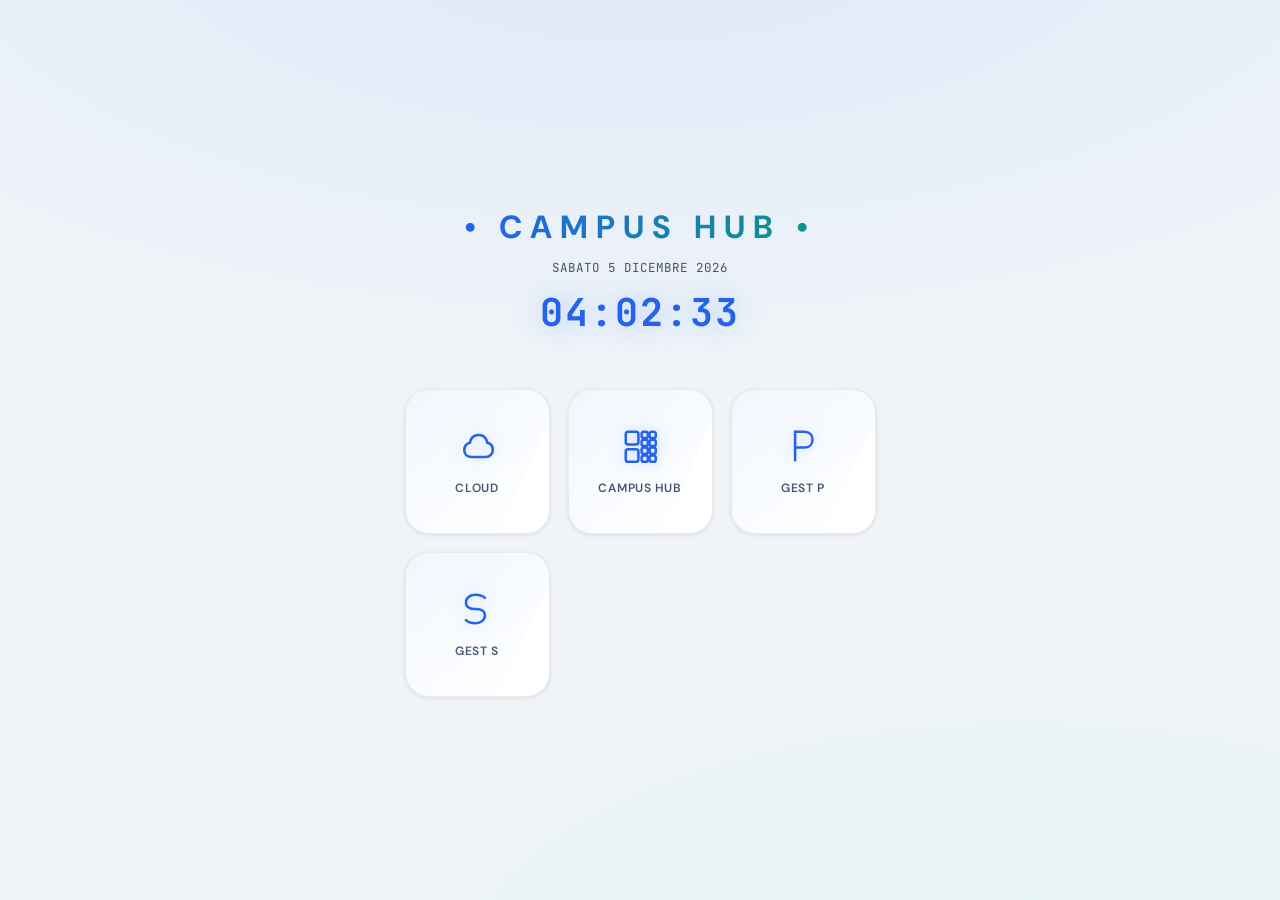
<file: index.html>
<!DOCTYPE html>
<html lang="it">
<head>
<meta charset="UTF-8">
<meta name="viewport" content="width=device-width, initial-scale=1.0">
<title>Campus Hub</title>
<link rel="stylesheet" href="css/campus-theme.css">
<style>
/* ─── INDEX-SPECIFIC ─────────────────────────────────────────── */
body {
    display: flex;
    flex-direction: column;
    align-items: center;
    justify-content: center;
    min-height: 100vh;
    padding: 24px;
    background: var(--bg);
    background-image:
        radial-gradient(ellipse 80% 50% at 50% -10%, rgba(79,142,247,0.12), transparent),
        radial-gradient(ellipse 60% 40% at 80% 110%, rgba(56,217,169,0.07), transparent);
}

/* Header */
.header-container {
    text-align: center;
    margin-bottom: 48px;
}

h1 {
    font-size: 2rem;
    letter-spacing: 0.25em;
    text-transform: uppercase;
    background: linear-gradient(90deg, var(--accent), var(--accent-2));
    -webkit-background-clip: text;
    -webkit-text-fill-color: transparent;
    background-clip: text;
    margin-bottom: 8px;
}

#todayDate {
    font-size: 0.78rem;
    text-transform: uppercase;
    letter-spacing: 0.08em;
    color: var(--text-2);
    margin-bottom: 6px;
    font-family: var(--font-mono);
}

#digitalClock {
    font-size: 2.4rem;
    font-weight: 700;
    font-family: var(--font-mono);
    color: var(--accent);
    letter-spacing: 0.05em;
    text-shadow: 0 0 30px rgba(79,142,247,0.45);
    margin-bottom: 0;
}

/* Grid */
.links-grid {
    display: grid;
    grid-template-columns: repeat(3, 145px);
    gap: 18px;
}

/* Card */
.link-card {
    background: var(--surface);
    border: 1px solid var(--border);
    border-radius: var(--radius-xl);
    height: 145px;
    width: 145px;
    text-decoration: none;
    display: flex;
    flex-direction: column;
    align-items: center;
    justify-content: center;
    gap: 14px;
    box-shadow: var(--shadow-sm);
    transition: all 0.35s cubic-bezier(.25,.8,.25,1);
    position: relative;
    overflow: hidden;
}

/* Shimmer effect */
.link-card::before {
    content: "";
    position: absolute;
    width: 200%;
    height: 200%;
    background: linear-gradient(120deg, transparent, rgba(79,142,247,0.08), transparent);
    transform: rotate(25deg);
    top: -100%;
    left: -100%;
    transition: 0.6s;
}

.link-card:hover::before { top: 100%; left: 100%; }

/* Accent border bottom */
.link-card::after {
    content: "";
    position: absolute;
    bottom: 0;
    left: 10%;
    width: 80%;
    height: 2px;
    background: linear-gradient(90deg, transparent, var(--accent), var(--accent-2), transparent);
    opacity: 0;
    transition: opacity 0.3s;
}

.link-card:hover::after { opacity: 1; }

.link-card svg {
    width: 38px;
    height: 38px;
    stroke: var(--accent);
    stroke-width: 1.6;
    fill: none;
    transition: all 0.3s;
    filter: drop-shadow(0 0 8px rgba(79,142,247,0.3));
}

.link-card span {
    font-size: 12px;
    font-weight: 600;
    color: var(--text-2);
    letter-spacing: 0.06em;
    text-transform: uppercase;
    transition: color 0.2s;
}

.link-card:hover {
    transform: translateY(-8px) scale(1.04);
    box-shadow: var(--shadow-lg);
    border-color: var(--border-2);
    background: var(--surface-2);
}

.link-card:hover svg {
    stroke: var(--accent-2);
    filter: drop-shadow(0 0 12px rgba(56,217,169,0.45));
}

.link-card:hover span { color: var(--text); }

.link-card:active { transform: scale(0.97); }

@media (max-width: 520px) {
    .links-grid { grid-template-columns: repeat(2, 145px); }
    h1 { font-size: 1.4rem; }
    #digitalClock { font-size: 1.8rem; }
}

/* ─── LIGHT MODE (mobile con sistema chiaro) ────────────────── */
@media (max-width: 768px) and (prefers-color-scheme: light) {
    body {
        background: var(--bg);
        background-image:
            radial-gradient(ellipse 80% 50% at 50% -10%, rgba(37,99,235,0.08), transparent),
            radial-gradient(ellipse 60% 40% at 80% 110%, rgba(13,148,136,0.05), transparent);
    }
    h1 {
        background: linear-gradient(90deg, var(--header-grad-start), var(--header-grad-end));
        -webkit-background-clip: text; -webkit-text-fill-color: transparent; background-clip: text;
    }
    #digitalClock { color: var(--accent); text-shadow: 0 0 20px rgba(37,99,235,0.25); }
    .link-card { background: var(--surface); border-color: var(--border); box-shadow: var(--shadow-sm); }
    .link-card svg { stroke: var(--accent); filter: none; }
    .link-card span { color: var(--text-2); }
    .link-card:hover { background: var(--surface-2); border-color: var(--border-2); box-shadow: var(--shadow); }
    .link-card:hover svg { stroke: var(--accent-2); filter: none; }
    .link-card:hover span { color: var(--text); }
}
</style>
</head>
<body>

<div class="header-container">
    <h1>• Campus Hub •</h1>
    <div id="todayDate">Caricamento...</div>
    <div id="digitalClock">00:00:00</div>
</div>

<div class="links-grid">

    <a href="roomcloud.html" class="link-card">
        <svg viewBox="0 0 24 24"><path d="M17.5 19H9C7 19 4 18 4 14.5C4 11 7 10 7.5 10C8 7 10 5 13 5C16 5 18 7 18.5 10C21 10.5 22 12.5 22 14.5C22 17 20 19 17.5 19Z"/></svg>
        <span>Cloud</span>
    </a>
 <a href="campus_hub.html" class="link-card">
   <svg viewBox="0 0 24 24">
       <rect x="3" y="3" width="8" height="8" rx="1.5"/>
       <rect x="3" y="14" width="8" height="8" rx="1.5"/>
       <rect x="13" y="3" width="4" height="4" rx="1.5"/>
       <rect x="13" y="8" width="4" height="4" rx="1.5"/>
       <rect x="13" y="13" width="4" height="4" rx="1.5"/>
       <rect x="13" y="18" width="4" height="4" rx="1.5"/>
       <rect x="18" y="3" width="4" height="4" rx="1.5"/>
       <rect x="18" y="8" width="4" height="4" rx="1.5"/>
       <rect x="18" y="13" width="4" height="4" rx="1.5"/>
       <rect x="18" y="18" width="4" height="4" rx="1.5"/>
  </svg>
    <span>campus hub</span>
    </a>
    
   <a href="Gestione_Permessi.html" class="link-card">
        <svg viewBox="0 0 24 24" fill="none" stroke="currentColor" stroke-width="2" stroke-linecap="round" stroke-linejoin="round">
  <path d="M7 21V3"/>
  <path d="M7 3H13C16 3 18 5 18 8S16 13 13 13H7"/>
</svg><span>Gest P</span>
    </a>
    
     <a href="Gestione_Studenti.html" class="link-card">
        <svg viewBox="0 0 24 24" fill="none" stroke="currentColor" stroke-width="2" stroke-linecap="round" stroke-linejoin="round">
  <path d="M17 5C15.5 3.5 13.5 3 11 3C7.5 3 5 5 5 8C5 10.5 7 12 11 12C15 12 17 13.5 17 16C17 19 14.5 21 11 21C8.5 21 6.5 20.5 5 19"/>
</svg><span>Gest S</span>
    </a>
   
    
</div>

<script>
function updateDateTime() {
    const now = new Date();
    const options = { weekday: 'long', day: 'numeric', month: 'long', year: 'numeric' };
    document.getElementById('todayDate').textContent = now.toLocaleDateString('it-IT', options);
    const h = String(now.getHours()).padStart(2,'0');
    const m = String(now.getMinutes()).padStart(2,'0');
    const s = String(now.getSeconds()).padStart(2,'0');
    document.getElementById('digitalClock').textContent = `${h}:${m}:${s}`;
}
setInterval(updateDateTime, 1000);
updateDateTime();
</script>
</body>
</html>
</file>
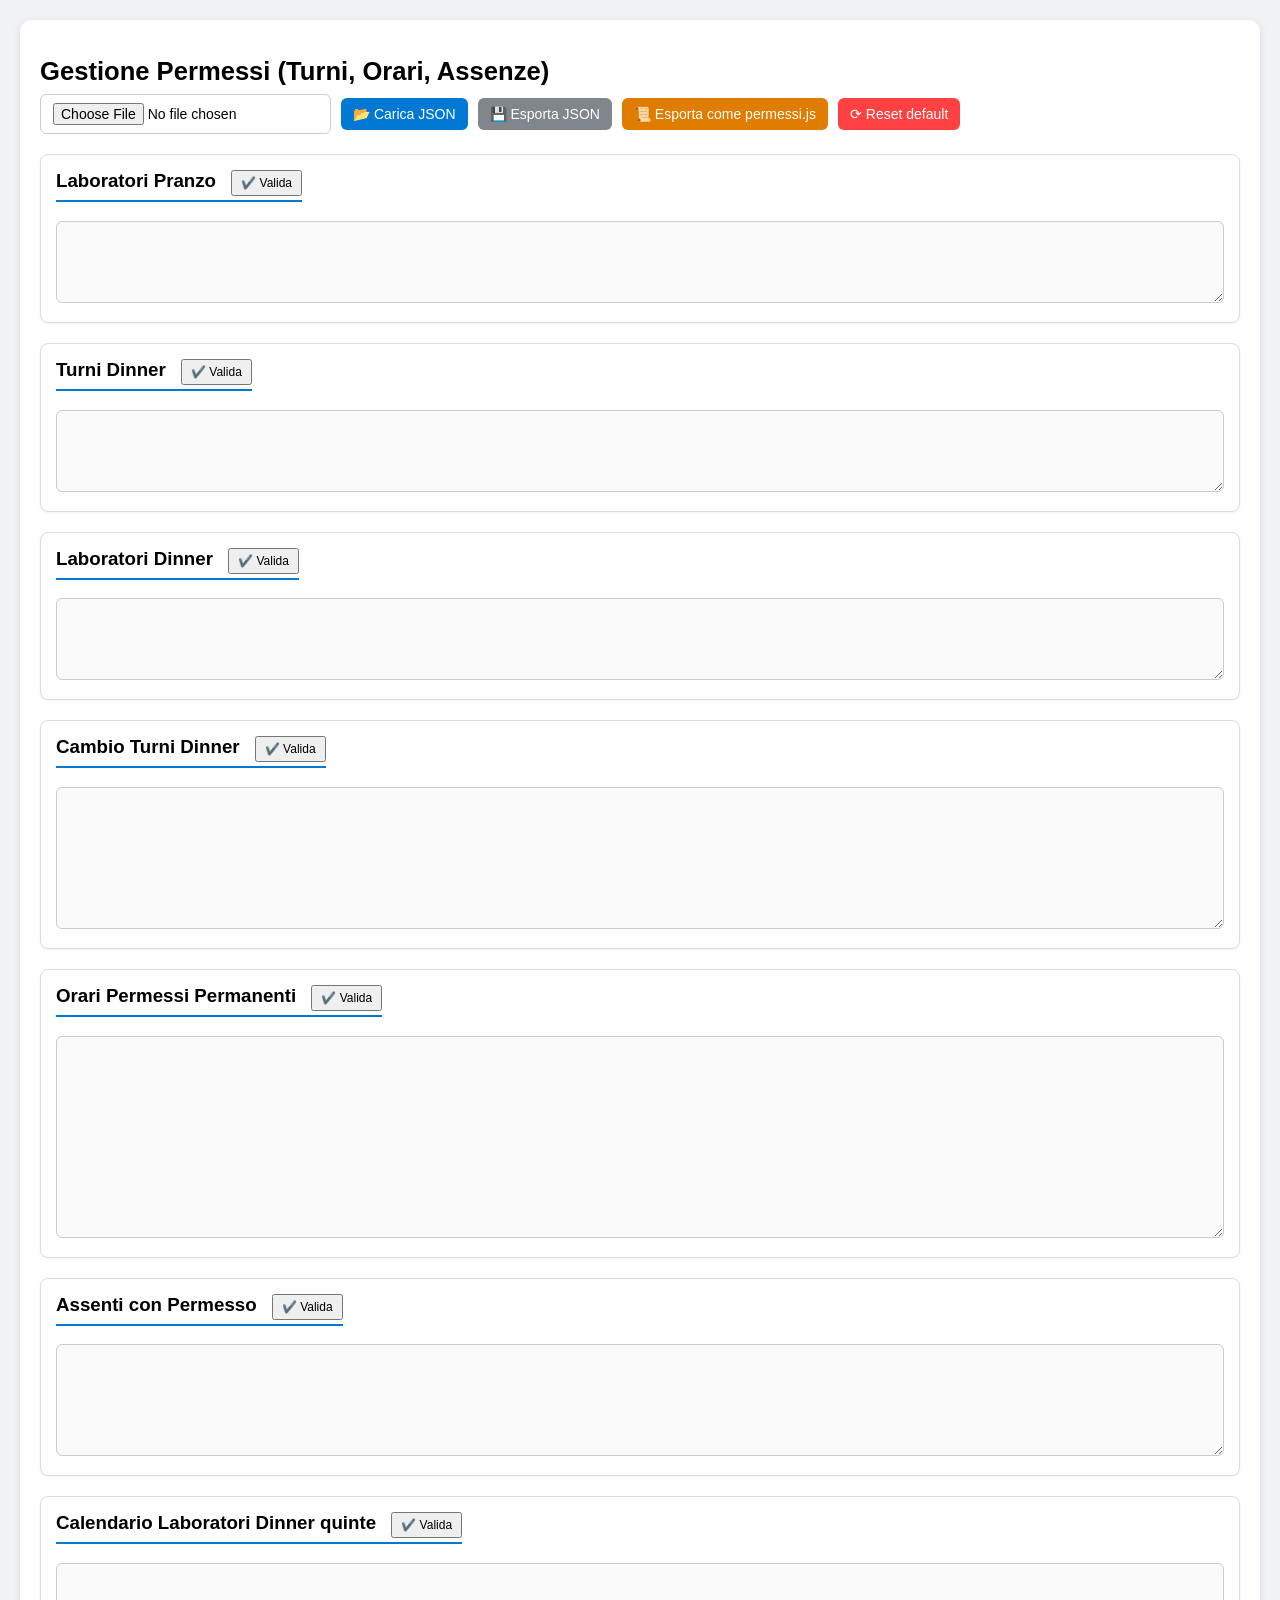
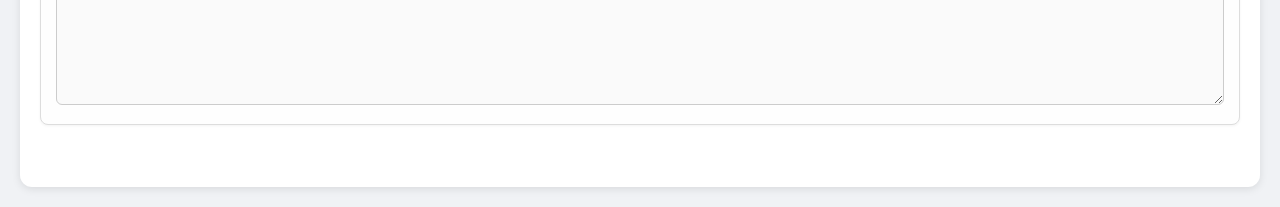
<file: Gestione_Permessi.html>
<!DOCTYPE html>
<html lang="it">
<head>
  <meta charset="UTF-8">
  <title>Gestione Permessi - Turni, Orari, Assenze</title>
  <style>
    * { box-sizing: border-box; }
    body { font-family: 'Segoe UI', Tahoma, Geneva, Verdana, sans-serif; margin: 20px; background: #f0f2f5; }
    .container { max-width: 1400px; margin: auto; background: white; border-radius: 12px; padding: 20px; box-shadow: 0 2px 8px rgba(0,0,0,0.1); }
    h1 { font-size: 1.6rem; margin-bottom: 0.5rem; }
    .toolbar { display: flex; gap: 10px; flex-wrap: wrap; margin-bottom: 20px; align-items: center; }
    .toolbar button, .toolbar input { padding: 8px 12px; border-radius: 6px; border: 1px solid #ccc; font-size: 14px; }
    .toolbar button { background: #0078d4; color: white; cursor: pointer; border: none; }
    .toolbar button:hover { background: #005a9e; }
    .toolbar button.secondary { background: #7f868c; }
    .toolbar button.secondary:hover { background: #686868; }
    .toolbar button.reset { background: #ff4141; }
    .toolbar button.reset:hover { background: #d84e4e; }
    .toolbar button.warning { background: #e07c00; }
    .toolbar button.warning:hover { background: #bb6801; }
    .section { background: #fefefe; border: 1px solid #ddd; border-radius: 8px; margin-bottom: 20px; padding: 15px; box-shadow: 0 1px 3px rgba(0,0,0,0.05); }
    .section h3 { margin-top: 0; border-bottom: 2px solid #0078d4; display: inline-block; padding-bottom: 4px; }
    textarea { width: 100%; font-family: monospace; font-size: 13px; padding: 10px; border: 1px solid #ccc; border-radius: 6px; background: #fafafa; }
    .status { margin-top: 10px; font-size: 13px; padding: 6px 12px; border-radius: 6px; }
    .status.success { background: #d4edda; color: #155724; }
    .status.error { background: #f8d7da; color: #721c24; }
    .footer { display: flex; justify-content: flex-end; gap: 10px; margin-top: 20px; }
    button.small { padding: 4px 8px; font-size: 12px; margin-left: 10px; }
  </style>
</head>
<body>
<div class="container">
  <h1> Gestione Permessi (Turni, Orari, Assenze)</h1>
  <div class="toolbar">
    <input type="file" id="fileInput" accept=".json" />
    <button id="loadBtn">📂 Carica JSON</button>
    <button id="exportJsonBtn" class="secondary">💾 Esporta JSON</button>
    <button id="exportJsBtn" class="warning">📜 Esporta come permessi.js</button>
    <button id="resetBtn" class="reset">⟳ Reset default</button>
  </div>

  <!-- Sezioni modificabili -->
  <div class="section">
    <h3> Laboratori Pranzo <button id="validateLabPranzo" class="small">✔️ Valida</button></h3>
    <textarea id="labPranzo" rows="4" placeholder=''></textarea>
  </div>

  <div class="section">
    <h3> Turni Dinner <button id="validateTurniDinner" class="small">✔️ Valida</button></h3>
    <textarea id="turniDinner" rows="4" placeholder=''></textarea>
  </div>

  <div class="section">
    <h3> Laboratori Dinner <button id="validateLabDinner" class="small">✔️ Valida</button></h3>
    <textarea id="labDinner" rows="4" placeholder=''></textarea>
  </div>

  <div class="section">
    <h3> Cambio Turni Dinner <button id="validateOverride" class="small">✔️ Valida</button></h3>
    <textarea id="overrideTurni" rows="8" placeholder=''></textarea>
    <div class="note"></div>
  </div>

  <div class="section">
    <h3> Orari Permessi Permanenti <button id="validateOrari" class="small">✔️ Valida</button></h3>
    <textarea id="orariPP" rows="12" placeholder=''></textarea>
    <div class="note"></div>
  </div>

  <div class="section">
    <h3> Assenti con Permesso <button id="validateAssenti" class="small">✔️ Valida</button></h3>
    <textarea id="assentiPermesso" rows="6" placeholder=''></textarea>
  </div>

  <div class="section">
    <h3> Calendario Laboratori Dinner quinte <button id="validateCalendario" class="small">✔️ Valida</button></h3>
    <textarea id="calendarioGruppi" rows="8" placeholder=''></textarea>
  </div>

  <div class="footer">
    <span id="statusMsg" class="status"></span>
  </div>
</div>

<script>
  // --- DATI DI DEFAULT (basati sul permessi.js originale) ---
  

  // Mappa ID textarea -> chiave oggetto
  const sections = {
    labPranzo: 'LAB_PRANZO',
    turniDinner: 'TURNI_DINNER',
    labDinner: 'LAB_DINNER',
    overrideTurni: 'OVERRIDE_TURNI_DINNER',
    orariPP: 'ORARI_PP',
    assentiPermesso: 'ASSENTI_PERMESSO',
    calendarioGruppi: 'CALENDARIO_GRUPPI_DINNER'
  };

  // Inizializza i textarea con i valori di default
  function setDefaultValues() {
    document.getElementById('labPranzo').value = JSON.stringify(DEFAULT_DATA.LAB_PRANZO, null, 2);
    document.getElementById('turniDinner').value = JSON.stringify(DEFAULT_DATA.TURNI_DINNER, null, 2);
    document.getElementById('labDinner').value = JSON.stringify(DEFAULT_DATA.LAB_DINNER, null, 2);
    document.getElementById('overrideTurni').value = JSON.stringify(DEFAULT_DATA.OVERRIDE_TURNI_DINNER, null, 2);
    document.getElementById('orariPP').value = JSON.stringify(DEFAULT_DATA.ORARI_PP, null, 2);
    document.getElementById('assentiPermesso').value = JSON.stringify(DEFAULT_DATA.ASSENTI_PERMESSO, null, 2);
    document.getElementById('calendarioGruppi').value = JSON.stringify(DEFAULT_DATA.CALENDARIO_GRUPPI_DINNER, null, 2);
  }

  // Funzione per validare e ottenere un oggetto da una textarea
  function getValidatedObject(textareaId, sectionName) {
    const raw = document.getElementById(textareaId).value;
    try {
      const obj = JSON.parse(raw);
      return obj;
    } catch (e) {
      showStatus(`❌ Errore JSON in ${sectionName}: ${e.message}`, 'error');
      return null;
    }
  }

  // Mostra messaggio nello status
  function showStatus(msg, type = 'success') {
    const statusDiv = document.getElementById('statusMsg');
    statusDiv.textContent = msg;
    statusDiv.className = `status ${type}`;
    setTimeout(() => {
      if (statusDiv.className.includes('status')) statusDiv.className = 'status';
    }, 4000);
  }

  // Carica dati da un oggetto completo
  function loadDataIntoUI(data) {
    try {
      document.getElementById('labPranzo').value = JSON.stringify(data.LAB_PRANZO || {}, null, 2);
      document.getElementById('turniDinner').value = JSON.stringify(data.TURNI_DINNER || {}, null, 2);
      document.getElementById('labDinner').value = JSON.stringify(data.LAB_DINNER || {}, null, 2);
      document.getElementById('overrideTurni').value = JSON.stringify(data.OVERRIDE_TURNI_DINNER || {}, null, 2);
      document.getElementById('orariPP').value = JSON.stringify(data.ORARI_PP || {}, null, 2);
      document.getElementById('assentiPermesso').value = JSON.stringify(data.ASSENTI_PERMESSO || {}, null, 2);
      document.getElementById('calendarioGruppi').value = JSON.stringify(data.CALENDARIO_GRUPPI_DINNER || {}, null, 2);
      showStatus('✅ Dati caricati correttamente', 'success');
    } catch (err) {
      showStatus(`❌ Errore nel caricamento: ${err.message}`, 'error');
    }
  }

  // Recupera l'intero dataset dalle textarea (con validazione)
  function getAllData() {
    const result = {};
    let valid = true;
    for (const [textareaId, key] of Object.entries(sections)) {
      const obj = getValidatedObject(textareaId, key);
      if (obj === null) {
        valid = false;
        break;
      }
      result[key] = obj;
    }
    return valid ? result : null;
  }

  // Caricamento da file JSON
  function loadFromFile(file) {
    const reader = new FileReader();
    reader.onload = (e) => {
      try {
        const data = JSON.parse(e.target.result);
        // Controlla che abbia almeno una delle proprietà attese
        if (typeof data !== 'object') throw new Error('Il file non è un oggetto JSON valido');
        loadDataIntoUI(data);
      } catch (err) {
        showStatus(`❌ Errore nel parsing JSON: ${err.message}`, 'error');
      }
    };
    reader.readAsText(file);
  }

  // Esporta come JSON
  function exportAsJSON() {
    const fullData = getAllData();
    if (!fullData) return;
    const dataStr = JSON.stringify(fullData, null, 2);
    const blob = new Blob([dataStr], { type: 'application/json' });
    const url = URL.createObjectURL(blob);
    const a = document.createElement('a');
    a.href = url;
    a.download = 'permessi.json';
    a.click();
    URL.revokeObjectURL(url);
    showStatus('📁 JSON esportato come permessi.json', 'success');
  }

  // Esporta come JavaScript (permessi.js)
  function exportAsJS() {
    const fullData = getAllData();
    if (!fullData) return;
    let jsContent = `/**\n * DATABASE PERMESSI - Da modificare tramite UI\n * Generato automaticamente\n */\n\n`;
    for (const [key, value] of Object.entries(fullData)) {
      jsContent += `const ${key} = ${JSON.stringify(value, null, 2)};\n\n`;
    }
    jsContent += `// Esporta se necessario (per moduli)\n// export { LAB_PRANZO, TURNI_DINNER, LAB_DINNER, OVERRIDE_TURNI_DINNER, ORARI_PP, ASSENTI_PERMESSO, CALENDARIO_GRUPPI_DINNER };\n`;
    const blob = new Blob([jsContent], { type: 'text/javascript' });
    const url = URL.createObjectURL(blob);
    const a = document.createElement('a');
    a.href = url;
    a.download = 'permessi.js';
    a.click();
    URL.revokeObjectURL(url);
    showStatus('📜 File JavaScript esportato come permessi.js', 'success');
  }

  // Reset ai valori di default
  function resetToDefault() {
    if (confirm('⚠️ Ripristinare tutte le configurazioni ai valori originali? Le modifiche non salvate andranno perse.')) {
      setDefaultValues();
      showStatus('🔁 Reset eseguito. Valori di default ripristinati.', 'success');
    }
  }

  // Aggiungi validatori singoli
  function addValidator(textareaId, sectionName) {
    const btn = document.getElementById(`validate${sectionName.replace(/_/g, '')}`);
    if (btn) {
      btn.addEventListener('click', () => {
        const obj = getValidatedObject(textareaId, sectionName);
        if (obj !== null) {
          showStatus(`✅ ${sectionName} è un JSON valido.`, 'success');
        }
      });
    }
  }

  // Event listeners
  document.getElementById('loadBtn').addEventListener('click', () => {
    const file = document.getElementById('fileInput').files[0];
    if (!file) {
      showStatus('⚠️ Seleziona un file JSON prima di caricare.', 'error');
      return;
    }
    loadFromFile(file);
  });
  document.getElementById('exportJsonBtn').addEventListener('click', exportAsJSON);
  document.getElementById('exportJsBtn').addEventListener('click', exportAsJS);
  document.getElementById('resetBtn').addEventListener('click', resetToDefault);

  // Validatori per sezione
  addValidator('labPranzo', 'LAB_PRANZO');
  addValidator('turniDinner', 'TURNI_DINNER');
  addValidator('labDinner', 'LAB_DINNER');
  addValidator('overrideTurni', 'OVERRIDE_TURNI_DINNER');
  addValidator('orariPP', 'ORARI_PP');
  addValidator('assentiPermesso', 'ASSENTI_PERMESSO');
  addValidator('calendarioGruppi', 'CALENDARIO_GRUPPI_DINNER');

  // Inizializza con i valori di default
  setDefaultValues();
  showStatus('📂 Pronto. Carica un file JSON o modifica le configurazioni.', 'success');
</script>
</body>
</html>
</file>
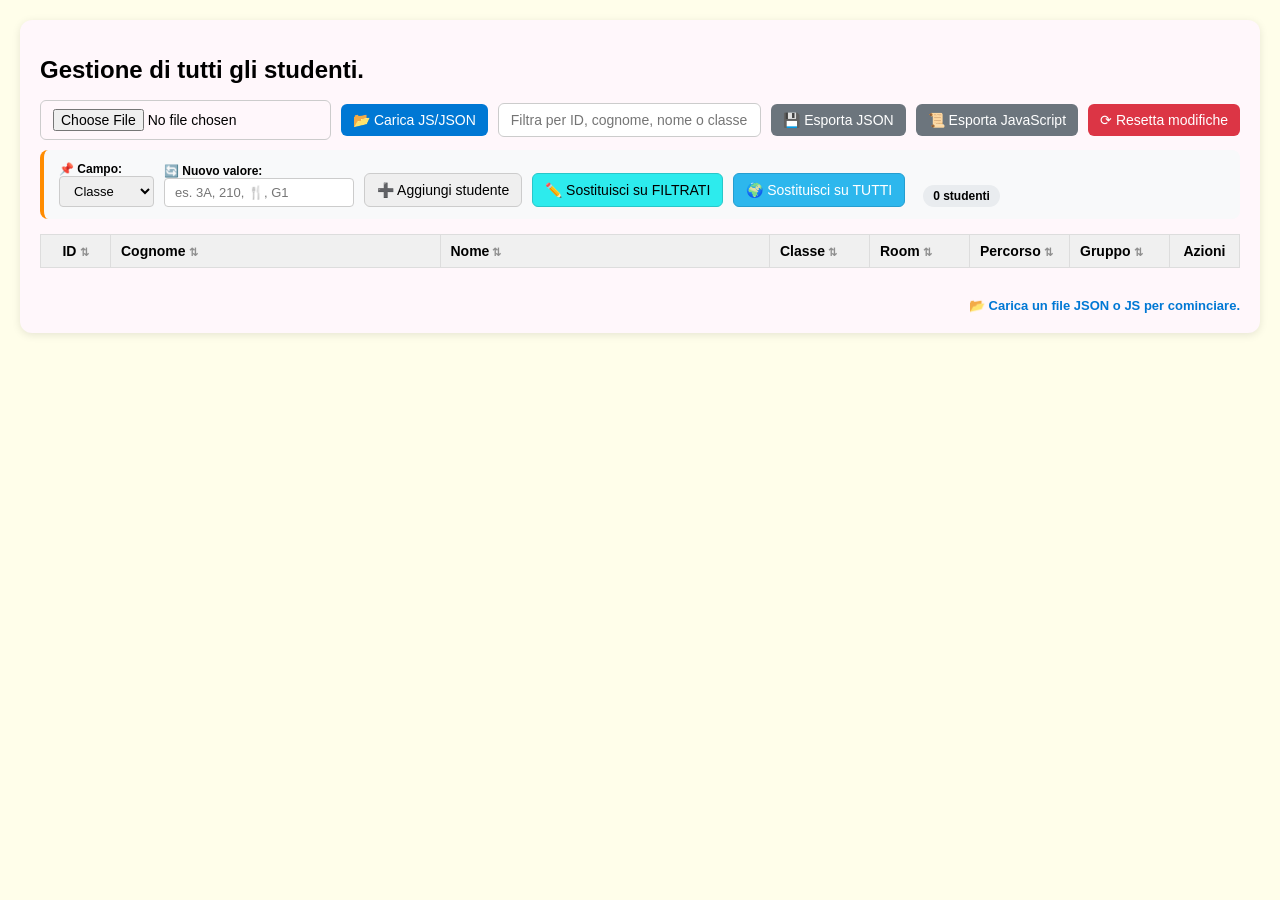
<file: Gestione_Studenti.html>
<!DOCTYPE html>
<html lang="it">
<head>
  <meta charset="UTF-8">
  <meta name="viewport" content="width=device-width, initial-scale=1.0">
  <title>Gestione Studenti - Modifica classe, room, percorso, gruppo</title>
  <style>
    * { box-sizing: border-box; }
    body { font-family: 'Segoe UI', Tahoma, Geneva, Verdana, sans-serif; margin: 20px; background: #fffeea; }
    
    .container { max-width: 1400px; margin: auto; background: #fff7fb; border-radius: 12px; padding: 20px; box-shadow: 0 2px 8px rgba(0,0,0,0.1); }
    h1 { font-size: 1.5rem; margin-bottom: 1rem; }
    
    /* Toolbar & Inputs */
    .toolbar { display: flex; gap: 10px; flex-wrap: wrap; margin-bottom: 10px; align-items: center; }
    .toolbar input, .toolbar button { padding: 8px 12px; border-radius: 6px; border: 1px solid #ccc; font-size: 14px; }
    .toolbar button { background: #0078d4; color: white; cursor: pointer; border: none; }
    .toolbar button:hover { background: #005a9e; }
    .toolbar button.secondary { background: #6c757d; }
    .toolbar button.secondary:hover { background: #5a6268; }
    .toolbar button.danger { background: #dc3545; }
    .toolbar button.danger:hover { background: #bd2130; }
    .search-box { flex: 2; min-width: 200px; }
    
    /* Panels */
    .replace-panel { background: #f8f9fa; padding: 12px 15px; border-radius: 8px; margin-bottom: 15px; display: flex; flex-wrap: wrap; gap: 10px; align-items: flex-end; border-left: 4px solid #ff8c00; }
    .replace-panel label { font-size: 12px; font-weight: bold; margin-right: 4px; display: block; }
    .replace-panel select, .replace-panel input { padding: 6px 10px; border-radius: 4px; border: 1px solid #ccc; font-size: 13px; }
    .replace-panel button { padding: 8px 12px; border-radius: 6px; border: 1px solid #ccc; font-size: 14px; cursor: pointer; }
    
    .btn-warning { background: #2debed; border: 1px solid #28c7c9 !important; }
    .btn-warning:hover { background: #2ff9cd; }
    .btn-warning2 { background: #2db7ed; border: 1px solid #259ed0 !important; color: white; }
    .btn-warning2:hover { background: #2fc3f9; }
    
    .count-badge { background: #e9ecef; padding: 4px 10px; border-radius: 20px; font-size: 12px; margin-left: 8px; font-weight: bold; }
    
    /* Table */
    table { width: 100%; border-collapse: collapse; font-size: 14px; }
    th, td { border: 1px solid #ddd; padding: 8px 10px; text-align: left; white-space: nowrap; }
    th { background: #f0f0f0; position: sticky; top: 0; }
    th.sortable { cursor: pointer; user-select: none; }
    th.sortable:hover { background: #e0e0e0; }
    th.sortable::after { content: ' ⇅'; opacity: 0.4; font-size: 11px; }
    th.sort-asc::after { content: ' ▲'; opacity: 1; }
    th.sort-desc::after { content: ' ▼'; opacity: 1; }
    
    td input { width: 100%; min-width: 80px; border: 1px solid #ccc; border-radius: 4px; padding: 4px 6px; }
    .id-col { width: 70px; text-align: center; }
    .cognome-col, .nome-col { min-width: 120px; }
    .classe-col, .room-col, .percorso-col, .gruppo-col { width: 100px; }
    
    .footer { margin-top: 20px; display: flex; justify-content: flex-end; gap: 10px; }
    .status { margin-top: 10px; font-size: 13px; font-weight: bold; color: #0078d4; }
    
    @media (max-width: 1000px) { td, th { white-space: normal; } td input { min-width: 60px; } }
  </style>
</head>
<body>

<div class="container">
  <h1>Gestione di tutti gli studenti.</h1>
  
  <!-- BARRA STRUMENTI -->
  <div class="toolbar">
    <input type="file" id="fileInput" accept=".json,.js" />
    <button id="loadBtn">📂 Carica JS/JSON</button>
    <input type="text" id="searchInput" class="search-box" placeholder="Filtra per ID, cognome, nome o classe..." />
    <button id="exportJsonBtn" class="secondary">💾 Esporta JSON</button>
    <button id="exportJsBtn" class="secondary">📜 Esporta JavaScript</button>
    <button id="resetBtn" class="danger">⟳ Resetta modifiche</button>
  </div>

  <!-- PANNELLO AGGIUNGI STUDENTE -->
  <div id="addStudentPanel" class="replace-panel" style="display: none; border-left: 4px solid #28a745;">
    <div>
      <label>🆔 ID:</label>
      <input type="number" id="newStudentId" placeholder="es. 125" />
    </div>
    <div>
      <label>👤 Cognome:</label>
      <input type="text" id="newStudentCognome" placeholder="Rossi" />
    </div>
    <div>
      <label>👤 Nome:</label>
      <input type="text" id="newStudentNome" placeholder="Mario" />
    </div>
    <div>
      <label>🏫 Classe:</label>
      <input type="text" id="newStudentClasse" placeholder="1A" />
    </div>
    <div>
      <label>🚪 Room:</label>
      <input type="text" id="newStudentRoom" placeholder="210" />
    </div>
    <div>
      <label>🍴 Percorso:</label>
      <input type="text" id="newStudentPercorso" placeholder="🍴" />
    </div>
    <div>
      <label>👥 Gruppo:</label>
      <input type="text" id="newStudentGruppo" placeholder="G1" />
    </div>
    <button id="confirmAddStudentBtn" class="btn-warning">✅ Aggiungi</button>
    <button id="cancelAddStudentBtn" class="secondary">❌ Annulla</button>
  </div>

  <!-- PANNELLO SOSTITUISCI -->
  <div class="replace-panel">
    <div>
      <label>📌 Campo:</label>
      <select id="replaceField">
        <option value="classe">Classe</option>
        <option value="room">Room</option>
        <option value="percorso">Percorso</option>
        <option value="gruppo">Gruppo</option>
      </select>
    </div>
    <div>
      <label>🔄 Nuovo valore:</label>
      <input type="text" id="replaceValue" placeholder="es. 3A, 210, 🍴, G1" />
    </div>
    <button id="addStudentBtn">➕ Aggiungi studente</button>
    <button id="applyOnFilteredBtn" class="btn-warning">✏️ Sostituisci su FILTRATI</button>
    <button id="applyOnAllBtn" class="btn-warning2">🌍 Sostituisci su TUTTI</button>
    <span id="replaceCount" class="count-badge">0 studenti</span>
  </div>

  <!-- TABELLA DATI -->
  <div style="overflow-x: auto; max-height: 70vh;">
    <table id="studentiTable">
      <thead>
        <tr>
          <th class="id-col sortable" data-sort="id">ID</th>
          <th class="cognome-col sortable" data-sort="cognome">Cognome</th>
          <th class="nome-col sortable" data-sort="nome">Nome</th>
          <th class="classe-col sortable" data-sort="classe">Classe</th>
          <th class="room-col sortable" data-sort="room">Room</th>
          <th class="percorso-col sortable" data-sort="percorso">Percorso</th>
          <th class="gruppo-col sortable" data-sort="gruppo">Gruppo</th>
          <th style="width: 70px; text-align: center;">Azioni</th>
        </tr>
      </thead>
      <tbody id="tableBody"></tbody>
    </table>
  </div>
  
  <div class="footer">
    <span id="statusMsg" class="status"></span>
  </div>
</div>

<script>
  // Stato Applicazione
  let masterData = [];     
  let currentData = [];    
  let filteredData = [];   
  
  let currentSortField = 'id';
  let currentSortAsc = true;

  // Riferimenti DOM
  const addStudentBtn = document.getElementById('addStudentBtn');
  const addStudentPanel = document.getElementById('addStudentPanel');
  const confirmAddStudentBtn = document.getElementById('confirmAddStudentBtn');
  const cancelAddStudentBtn = document.getElementById('cancelAddStudentBtn');

  const newStudentId = document.getElementById('newStudentId');
  const newStudentCognome = document.getElementById('newStudentCognome');
  const newStudentNome = document.getElementById('newStudentNome');
  const newStudentClasse = document.getElementById('newStudentClasse');
  const newStudentRoom = document.getElementById('newStudentRoom');
  const newStudentPercorso = document.getElementById('newStudentPercorso');
  const newStudentGruppo = document.getElementById('newStudentGruppo');

  const fileInput = document.getElementById('fileInput');
  const loadBtn = document.getElementById('loadBtn');
  const searchInput = document.getElementById('searchInput');
  const exportJsonBtn = document.getElementById('exportJsonBtn');
  const exportJsBtn = document.getElementById('exportJsBtn');
  const resetBtn = document.getElementById('resetBtn');
  const tableBody = document.getElementById('tableBody');
  const statusMsg = document.getElementById('statusMsg');
  const replaceField = document.getElementById('replaceField');
  const replaceValue = document.getElementById('replaceValue');
  const applyOnFilteredBtn = document.getElementById('applyOnFilteredBtn');
  const applyOnAllBtn = document.getElementById('applyOnAllBtn');
  const replaceCountSpan = document.getElementById('replaceCount');

  // Ordinamento
  function sortData(array) {
    return array.sort((a, b) => {
      let valA = a[currentSortField] ?? '';
      let valB = b[currentSortField] ?? '';

      if (typeof valA === 'number' && typeof valB === 'number') {
        return currentSortAsc ? valA - valB : valB - valA;
      }

      valA = valA.toString().toLowerCase();
      valB = valB.toString().toLowerCase();

      if (valA < valB) return currentSortAsc ? -1 : 1;
      if (valA > valB) return currentSortAsc ? 1 : -1;
      return 0;
    });
  }

  // Filtraggio unico e centralizzato
  function applyFilter() {
    const searchTerm = searchInput.value.trim().toLowerCase();
    
    if (!searchTerm) {
      filteredData = [...currentData];
    } else {
      filteredData = currentData.filter(s => 
        (s.id !== undefined && s.id.toString().includes(searchTerm)) ||
        (s.cognome && s.cognome.toLowerCase().includes(searchTerm)) ||
        (s.nome && s.nome.toLowerCase().includes(searchTerm)) ||
        (s.classe && s.classe.toLowerCase().includes(searchTerm))
      );
    }

    sortData(filteredData);
    renderTable();
    updateReplaceCount();
    updateSortIndicators();
  }

  function updateSortIndicators() {
    document.querySelectorAll('th.sortable').forEach(th => {
      th.classList.remove('sort-asc', 'sort-desc');
      if (th.getAttribute('data-sort') === currentSortField) {
        th.classList.add(currentSortAsc ? 'sort-asc' : 'sort-desc');
      }
    });
  }

  function updateReplaceCount() {
    const count = filteredData.length;
    replaceCountSpan.innerText = `${count} ${count === 1 ? 'studente' : 'studenti'}`;
  }

  // Eventi Header per l'ordinamento
  document.querySelectorAll('th.sortable').forEach(th => {
    th.addEventListener('click', () => {
      const field = th.getAttribute('data-sort');
      if (currentSortField === field) {
        currentSortAsc = !currentSortAsc;
      } else {
        currentSortField = field;
        currentSortAsc = true;
      }
      applyFilter();
    });
  });

  // Caricamento Dati
  function loadDataFromFile(file) {
    const reader = new FileReader();
    reader.onload = (e) => {
      const content = e.target.result;
      try {
        let data;
        if (file.name.toLowerCase().endsWith('.json')) {
          data = JSON.parse(content);
        } else if (file.name.toLowerCase().endsWith('.js')) {
          data = extractStudentsFromJS(content);
        } else {
          throw new Error('Formato non supportato');
        }

        if (!Array.isArray(data)) {
          throw new Error('Il file non contiene un array valido');
        }

        masterData = JSON.parse(JSON.stringify(data));
        currentData = JSON.parse(JSON.stringify(data));

        applyFilter();
        statusMsg.innerText = `✅ Caricati ${currentData.length} studenti da "${file.name}".`;
      } catch (err) {
        statusMsg.innerText = `❌ Errore nel caricamento: ${err.message}`;
      }
    };
    reader.readAsText(file);
  }

  function extractStudentsFromJS(content) {
    const startMatch = content.match(/(?:const|let|var)\s+tuttiStudenti\s*=\s*\[/);
    if (!startMatch) {
      throw new Error('Impossibile trovare "const tuttiStudenti = [...]" nel file.');
    }

    const startIndex = startMatch.index + startMatch[0].length - 1;
    let depth = 0, endIndex = -1, inString = false, stringChar = '', escaped = false;

    for (let i = startIndex; i < content.length; i++) {
      const char = content[i];
      if (inString) {
        if (escaped) { escaped = false; continue; }
        if (char === '\\') { escaped = true; continue; }
        if (char === stringChar) { inString = false; }
        continue;
      }
      if (char === '"' || char === "'") { inString = true; stringChar = char; continue; }
      if (char === '[') depth++;
      if (char === ']') {
        depth--;
        if (depth === 0) { endIndex = i; break; }
      }
    }

    if (endIndex === -1) throw new Error('Struttura array JS non chiusa correttamente.');

    let arrayText = content.substring(startIndex, endIndex + 1);
    arrayText = arrayText.replace(/\/\/.*$/gm, '');
    arrayText = arrayText.replace(/([{,]\s*)([A-Za-z_$][\w$]*)\s*:/g, '$1"$2":');
    arrayText = arrayText.replace(/,\s*([}\]])/g, '$1');

    return JSON.parse(arrayText);
  }

  // Renderizzazione Tabella
  function renderTable() {
    if (!tableBody) return;
    tableBody.innerHTML = '';
    
    for (const student of filteredData) {
      const row = tableBody.insertRow();
      
      // ID
      const cellId = row.insertCell(0);
      const idInput = document.createElement('input');
      idInput.type = 'number';
      idInput.value = student.id;
      idInput.style.textAlign = 'center';
      idInput.addEventListener('change', (e) => {
        const newId = Number(e.target.value);
        if (isNaN(newId) || e.target.value === '') {
          statusMsg.innerText = '⚠️ L’ID non può essere vuoto.';
          e.target.value = student.id;
          return;
        }

        const duplicate = currentData.find(s => Number(s.id) === newId && s !== student);
        if (duplicate) {
          statusMsg.innerText = `⚠️ ID ${newId} già utilizzato da ${duplicate.cognome} ${duplicate.nome}.`;
          e.target.value = student.id;
          return;
        }

        student.id = newId;
        statusMsg.innerText = `✅ ID aggiornato a ${newId} per ${student.cognome} ${student.nome}.`;
      });
      cellId.appendChild(idInput);
      cellId.className = 'id-col';

      // Cognome & Nome
      const cellCognome = row.insertCell(1);
      cellCognome.textContent = student.cognome || '';
      cellCognome.className = 'cognome-col';

      const cellNome = row.insertCell(2);
      cellNome.textContent = student.nome || '';
      cellNome.className = 'nome-col';

      // Campi Modificabili
      const fields = [
        { key: 'classe', cell: 3, class: 'classe-col' },
        { key: 'room', cell: 4, class: 'room-col' },
        { key: 'percorso', cell: 5, class: 'percorso-col', placeholder: '🍴 o 🍷' },
        { key: 'gruppo', cell: 6, class: 'gruppo-col', placeholder: 'G1 / G2' }
      ];

      fields.forEach(f => {
        const cell = row.insertCell(f.cell);
        const input = document.createElement('input');
        input.type = 'text';
        input.value = student[f.key] || '';
        if (f.placeholder) input.placeholder = f.placeholder;
        input.addEventListener('change', (e) => {
          student[f.key] = e.target.value;
        });
        cell.appendChild(input);
        cell.className = f.class;
      });

      // Azione Elimina
      const cellDelete = row.insertCell(7);
      cellDelete.style.textAlign = 'center';

      const deleteBtn = document.createElement('button');
      deleteBtn.type = 'button';
      deleteBtn.textContent = '🗑️';
      deleteBtn.title = 'Elimina studente';
      deleteBtn.style.cssText = 'background: #dc3545; color: white; border: none; border-radius: 5px; padding: 5px 8px; cursor: pointer;';

      deleteBtn.addEventListener('click', () => deleteStudent(student));
      cellDelete.appendChild(deleteBtn);
    }    
  }

  // Operazioni Sostituzione Massiva
  function replaceFieldOnStudents(studentsArray, field, newValue) {
    let modifiedCount = 0;
    for (const student of studentsArray) {
      student[field] = newValue;
      modifiedCount++;
    }
    return modifiedCount;
  }

  function applyOnFiltered() {
    const field = replaceField.value;
    const newValue = replaceValue.value;
    if (newValue === "") {
      statusMsg.innerText = "⚠️ Inserisci un nuovo valore prima di sostituire.";
      return;
    }
    if (filteredData.length === 0) {
      statusMsg.innerText = "⚠️ Nessuno studente filtrato da modificare.";
      return;
    }
    if (confirm(`Vuoi modificare il campo "${field}" in "${newValue}" per ${filteredData.length} studenti filtrati?`)) {
      const modified = replaceFieldOnStudents(filteredData, field, newValue);
      renderTable();
      statusMsg.innerText = `✅ Modificato campo "${field}" per ${modified} studenti filtrati.`;
    }
  }

  function applyOnAll() {
    const field = replaceField.value;
    const newValue = replaceValue.value;
    if (newValue === "") {
      statusMsg.innerText = "⚠️ Inserisci un nuovo valore prima di sostituire.";
      return;
    }
    if (currentData.length === 0) {
      statusMsg.innerText = "⚠️ Nessun studente presente.";
      return;
    }
    if (confirm(`⚠️ Modificherai TUTTI gli studenti (${currentData.length}). Campo: ${field} → "${newValue}". Continuare?`)) {
      const modified = replaceFieldOnStudents(currentData, field, newValue);
      applyFilter();
      statusMsg.innerText = `✅ Modificato campo "${field}" per ${modified} studenti (dataset intero).`;
    }
  }

  // Export & Reset
  function exportToJSON() {
    const dataStr = JSON.stringify(currentData, null, 2);
    const blob = new Blob([dataStr], { type: 'application/json' });
    const url = URL.createObjectURL(blob);
    const a = document.createElement('a');
    a.href = url;
    a.download = 'studenti_modificati.json';
    a.click();
    URL.revokeObjectURL(url);
    statusMsg.innerText = '📁 JSON esportato come "studenti_modificati.json"';
  }

  function exportToJS() {
    const content = `const tuttiStudenti = ${JSON.stringify(currentData, null, 4)};\n`;
    const blob = new Blob([content], { type: 'text/javascript;charset=utf-8' });
    const url = URL.createObjectURL(blob);
    const a = document.createElement('a');
    a.href = url;
    a.download = 'studenti_aggiornati.js';
    a.click();
    URL.revokeObjectURL(url);
    statusMsg.innerText = '📜 JavaScript esportato come "studenti_aggiornati.js"';
  }

  function resetChanges() {
    if (masterData.length === 0) {
      statusMsg.innerText = '⚠️ Nessun dato caricato da resettare.';
      return;
    }
    currentData = JSON.parse(JSON.stringify(masterData));
    applyFilter();
    statusMsg.innerText = '🔄 Modifiche annullate. Ripristinati i dati iniziali.';
  }

  // Inserimento & Cancellazione
  function showAddStudentPanel() {
    addStudentPanel.style.display = 'flex';
    if (currentData.length > 0) {
      const maxId = Math.max(...currentData.map(s => Number(s.id) || 0));
      newStudentId.value = maxId + 1;
    } else {
      newStudentId.value = 1;
    }
    newStudentCognome.focus();
  }

  function hideAddStudentPanel() {
    addStudentPanel.style.display = 'none';
    newStudentId.value = '';
    newStudentCognome.value = '';
    newStudentNome.value = '';
    newStudentClasse.value = '';
    newStudentRoom.value = '';
    newStudentPercorso.value = '';
    newStudentGruppo.value = '';
  }

  function addStudent() {
    const id = Number(newStudentId.value);
    const cognome = newStudentCognome.value.trim();
    const nome = newStudentNome.value.trim();

    if (isNaN(id) || newStudentId.value === '') {
      statusMsg.innerText = '⚠️ Inserisci un ID valido.';
      newStudentId.focus();
      return;
    }
    if (!cognome) {
      statusMsg.innerText = '⚠️ Inserisci il cognome.';
      newStudentCognome.focus();
      return;
    }
    if (!nome) {
      statusMsg.innerText = '⚠️ Inserisci il nome.';
      newStudentNome.focus();
      return;
    }

    const existingStudent = currentData.find(s => Number(s.id) === id);
    if (existingStudent) {
      statusMsg.innerText = `⚠️ L'ID ${id} è già in uso da ${existingStudent.cognome} ${existingStudent.nome}.`;
      newStudentId.focus();
      return;
    }

    const newStudent = {
      id: id,
      cognome: cognome,
      nome: nome,
      classe: newStudentClasse.value.trim(),
      room: newStudentRoom.value.trim(),
      percorso: newStudentPercorso.value.trim(),
      gruppo: newStudentGruppo.value.trim()
    };

    currentData.push(newStudent);
    masterData.push(JSON.parse(JSON.stringify(newStudent)));

    applyFilter();
    hideAddStudentPanel();
    statusMsg.innerText = `✅ Studente aggiunto: ${cognome} ${nome} (ID ${id}).`;
  }

  function deleteStudent(student) {
    const nomeCompleto = `${student.cognome} ${student.nome}`;
    if (!confirm(`⚠️ Vuoi eliminare definitivamente lo studente?\n\n${nomeCompleto}\nID: ${student.id}`)) {
      return;
    }

    currentData = currentData.filter(s => s !== student);
    masterData = masterData.filter(s => Number(s.id) !== Number(student.id));

    applyFilter();
    statusMsg.innerText = `🗑️ Studente ${nomeCompleto} eliminato.`;
  }

  // Event Listeners
  addStudentBtn.addEventListener('click', showAddStudentPanel);
  confirmAddStudentBtn.addEventListener('click', addStudent);
  cancelAddStudentBtn.addEventListener('click', hideAddStudentPanel);

  loadBtn.addEventListener('click', () => {
    if (fileInput.files.length === 0) {
      statusMsg.innerText = '⚠️ Seleziona un file JSON o JavaScript prima di caricare.';
      return;
    }
    loadDataFromFile(fileInput.files[0]);
  });

  searchInput.addEventListener('input', applyFilter);
  exportJsonBtn.addEventListener('click', exportToJSON);
  exportJsBtn.addEventListener('click', exportToJS);
  resetBtn.addEventListener('click', resetChanges);
  applyOnFilteredBtn.addEventListener('click', applyOnFiltered);
  applyOnAllBtn.addEventListener('click', applyOnAll);

  // Inizializzazione UI
  statusMsg.innerText = '📂 Carica un file JSON o JS per cominciare.';
</script>
</body>
</html>
</file>
<file: css/campus-theme.css>
/* ============================================================
   CONVITTO-THEME.CSS — Tema Light unico (sempre attivo)
   ============================================================ */

@import url('https://fonts.googleapis.com/css2?family=DM+Sans:wght@400;500;600;700&family=JetBrains+Mono:wght@400;600&display=swap');

:root {
    color-scheme: light only;
    --bg:           #f0f4f8;
    --bg-2:         #ffffff;
    --bg-3:         #e8eef5;
    --surface:      #ffffff;
    --surface-2:    #f0f4f8;
    --surface-3:    #dde5f0;
    --border:       #00000014;
    --border-2:     #00000024;

    /* Accenti */
    --accent:       #2563eb;
    --accent-dim:   #2563eb1f;
    --accent-2:     #0d9488;
    --accent-2-dim: #0d94881a;
 
    /* Stati operativi */
    --ok:           #16a34a;
    --ok-dim:       #16a34a1a;
    --absent:       #dc2626;
    --absent-dim:   #dc26261a;
    --dinner-no:    #2563eb;
    --dinner-no-dim:#2563eb1a;
    --lab:          #d97706;
    --lab-dim:      #d977061a;
    --switched:     #0d9488;
    --pp:           #ea580c;

    /* Bottoni toolbar */
    --btn-t1:        #16a34a;
    --btn-t2:        #2563eb;
    --btn-t3:        #7c3aed;
    --btn-t4:        #475569;
    --btn-reset:     #ea580c;
    --btn-reset-full:#b91c1c;
    --btn-inactive:  #e8eef5;
    --switched-dim: #0d94881a;
    /* Testo */
    --text:         #0f172a;
    --text-2:       #475569;
    --text-muted:   #94a3b8;
    --text-inv:     #ffffff;

    /* Tipografia */
    --font:         'DM Sans', 'Segoe UI', system-ui, sans-serif;
    --font-mono:    'JetBrains Mono', 'Courier New', monospace;

    /* Geometria */
    --radius-sm:    6px;
    --radius:       12px;
    --radius-lg:    18px;
    --radius-xl:    24px;

    /* Ombre leggere */
    --shadow-sm:    0 1px 4px rgba(0,0,0,0.10);
    --shadow:       0 4px 16px rgba(0,0,0,0.12);
    --shadow-lg:    0 8px 32px rgba(0,0,0,0.15);

    /* Transizioni */
    --t:            0.2s ease;

    /* Colori header gradient */
    --header-grad-start: #2563eb;
    --header-grad-end:   #0d9488;
}

/* reset e base – invariati */
*, *::before, *::after { box-sizing: border-box; }
html { -webkit-text-size-adjust: 100%; }
body {
    margin: 0;
    font-family: var(--font);
    background: var(--bg);
    color: var(--text);
    line-height: 1.5;
    -webkit-font-smoothing: antialiased;
}
h1, h2, h3, h4 {
    margin: 0;
    font-family: var(--font);
    font-weight: 700;
    color: var(--text);
    letter-spacing: -0.01em;
}
a { color: inherit; text-decoration: none; }

/* scrollbar */
::-webkit-scrollbar { width: 6px; height: 6px; }
::-webkit-scrollbar-track { background: var(--bg-2); }
::-webkit-scrollbar-thumb { background: var(--surface-3); border-radius: 3px; }
::-webkit-scrollbar-thumb:hover { background: var(--accent); }

/* header applicazione */
.app-header {
    background: var(--bg-2);
    border-bottom: 1px solid var(--border-2);
    padding: 14px 24px;
    display: flex;
    justify-content: space-between;
    align-items: center;
    gap: 16px;
    position: sticky;
    top: 0;
    z-index: 100;
    backdrop-filter: blur(12px);
}
.app-header h1 {
    font-size: 1.1rem;
    font-weight: 700;
    letter-spacing: 0.04em;
    text-transform: uppercase;
    background: linear-gradient(90deg, var(--accent), var(--accent-2));
    -webkit-background-clip: text;
    -webkit-text-fill-color: transparent;
    background-clip: text;
}
.app-header .header-meta {
    font-size: 0.78rem;
    color: var(--text-2);
    font-family: var(--font-mono);
    font-weight: 400;
    margin-top: 2px;
}
.app-header .header-clock {
    font-family: var(--font-mono);
    font-size: 1.6rem;
    font-weight: 600;
    color: var(--accent);
    letter-spacing: 0.05em;
    text-shadow: 0 0 20px #2563eb33;
}
.app-header .header-actions {
    display: flex;
    align-items: center;
    gap: 10px;
}

.container {
    max-width: 1300px;
    margin: 0 auto;
    padding: 24px;
}

.toolbar {
    background: var(--surface);
    border: 1px solid var(--border);
    padding: 12px 16px;
    border-radius: var(--radius-lg);
    display: flex;
    gap: 10px;
    margin-bottom: 20px;
    align-items: center;
    flex-wrap: wrap;
    box-shadow: var(--shadow-sm);
}
.toolbar input[type="text"],
.toolbar input[type="number"],
#search, #roomInput {
    background: var(--bg-3);
    border: 1px solid var(--border-2);
    border-radius: var(--radius);
    color: var(--text);
    padding: 9px 14px;
    font-family: var(--font);
    font-size: 0.85rem;
    outline: none;
    transition: border-color var(--t), box-shadow var(--t);
}
#search { flex: 1; min-width: 140px; }
#roomInput { width: 70px; }
.toolbar input:focus {
    border-color: var(--accent);
    box-shadow: 0 0 0 3px var(--accent-dim);
}
.toolbar input::placeholder { color: var(--text-muted); }

.btn-toolbar {
    border: none;
    border-radius: var(--radius);
    cursor: pointer;
    font-family: var(--font);
    font-weight: 700;
    font-size: 0.78rem;
    color: white;
    padding: 9px 16px;
    transition: all var(--t);
    letter-spacing: 0.03em;
    white-space: nowrap;
}
.btn-toolbar:hover {
    filter: brightness(1.05);
    transform: translateY(-1px);
    box-shadow: var(--shadow-sm);
}
.btn-toolbar:active { transform: translateY(0); }

.btn-reset {
    background: var(--btn-reset);
    border: none;
    border-radius: var(--radius);
    cursor: pointer;
    font-family: var(--font);
    font-weight: 700;
    font-size: 0.78rem;
    color: white;
    padding: 9px 16px;
    transition: all var(--t);
    letter-spacing: 0.03em;
    display: inline-flex;
    align-items: center;
    gap: 5px;
    box-shadow: 0 2px 8px rgba(230,126,34,0.3);
}
.btn-reset:hover {
    background: #d35400;
    transform: translateY(-1px);
    box-shadow: 0 4px 14px rgba(230,126,34,0.45);
}
.btn-reset-complete {
    background: var(--btn-reset-full);
    border: none;
    border-radius: var(--radius);
    cursor: pointer;
    font-family: var(--font);
    font-weight: 700;
    font-size: 0.78rem;
    color: white;
    padding: 9px 16px;
    transition: all var(--t);
    letter-spacing: 0.03em;
    display: inline-flex;
    align-items: center;
    gap: 5px;
    box-shadow: 0 2px 8px rgba(192,57,43,0.3);
}
.btn-reset-complete:hover {
    background: #a93226;
    transform: translateY(-1px);
    box-shadow: 0 4px 14px rgba(192,57,43,0.45);
}

.day-box {
    background: var(--surface);
    border: 1px solid var(--border);
    padding: 10px 14px;
    text-align: center;
    border-radius: var(--radius);
    font-size: 0.78rem;
    font-weight: 700;
    cursor: pointer;
    transition: all var(--t);
    letter-spacing: 0.03em;
    flex: 1;
    color: var(--text-2);
}
.day-box:hover {
    background: var(--surface-2);
    color: var(--text);
    transform: translateY(-2px);
    box-shadow: var(--shadow-sm);
}

.status-badge {
    display: inline-flex;
    align-items: center;
    gap: 5px;
    font-size: 0.7rem;
    font-weight: 600;
    padding: 4px 10px;
    border-radius: 20px;
    letter-spacing: 0.03em;
}
.status-badge.connected {
    background: var(--ok-dim);
    color: var(--ok);
    border: 1px solid rgba(22,163,74,0.25);
}
.status-badge.disconnected {
    background: var(--absent-dim);
    color: var(--absent);
    border: 1px solid rgba(220,38,38,0.25);
}

.note-toolbar-container {
    background: rgb(255, 255, 255);
    border: 1px solid rgba(255, 14, 0, 0.25);
    border-left: 4px solid var(--lab);
    border-radius: var(--radius-lg);
    margin-bottom: 20px;
    padding: 12px 18px;
    transition: transform 0.2s;
}
.note-toolbar-container:hover { transform: rotate(0deg); }
.note-content {
    display: flex;
    align-items: flex-start;
    gap: 12px;
}
.note-icon { font-size: 1.1rem; margin-top: 2px; }
.note-input {
    flex: 1;
    background: transparent;
    border: none;
    outline: none;
    font-family: var(--font);
    font-size: 0.85rem;
    color: var(--text);
    resize: vertical;
    min-height: 48px;
    line-height: 1.5;
}
.note-input::placeholder { color: var(--text-muted); }
.clear-note-btn {
    background: rgba(0,0,0,0.05);
    border: 1px solid var(--border);
    border-radius: 50%;
    width: 28px;
    height: 28px;
    cursor: pointer;
    color: var(--text-muted);
    display: flex;
    align-items: center;
    justify-content: center;
    transition: all var(--t);
    font-weight: bold;
    flex-shrink: 0;
    margin-top: 2px;
    font-size: 0.8rem;
}
.clear-note-btn:hover {
    background: rgba(220,38,38,0.15);
    color: var(--absent);
    border-color: var(--absent);
}

#sidePanel {
    background: var(--bg-2) !important;
    border-left: 1px solid var(--border-2) !important;
    box-shadow: -8px 0 40px rgba(0,0,0,0.15) !important;
    color: var(--text) !important;
}
#sidePanel h3 {
    color: var(--text);
    border-bottom: 1px solid var(--border) !important;
    padding-bottom: 10px;
    font-size: 0.9rem;
    letter-spacing: 0.04em;
    text-transform: uppercase;
}
#sidePanel select,
#sidePanel input[type="date"] {
    background: var(--bg-3);
    border: 1px solid var(--border-2);
    border-radius: var(--radius-sm);
    color: var(--text);
    padding: 8px 10px;
    font-family: var(--font);
    font-size: 0.82rem;
    width: 100%;
    outline: none;
}
#sidePanel select:focus,
#sidePanel input[type="date"]:focus {
    border-color: var(--accent);
}
#sidePanel hr {
    border: none;
    border-top: 1px solid var(--border);
    margin: 16px 0;
}

#loginScreen { background: var(--bg) !important; }
#loginScreen > div {
    background: var(--surface) !important;
    border: 1px solid var(--border-2) !important;
    border-radius: var(--radius-xl) !important;
    box-shadow: var(--shadow-lg) !important;
    color: var(--text) !important;
}
#loginScreen h2 { color: var(--text) !important; }
#loginScreen input {
    background: var(--bg-3) !important;
    border: 1px solid var(--border-2) !important;
    border-radius: var(--radius) !important;
    color: var(--text) !important;
    padding: 12px !important;
    font-family: var(--font) !important;
}
#loginScreen input::placeholder { color: var(--text-muted) !important; }
#loginScreen button {
    background: var(--accent) !important;
    border-radius: var(--radius) !important;
    font-family: var(--font) !important;
    font-weight: 700 !important;
    letter-spacing: 0.05em !important;
    transition: all var(--t) !important;
}
#loginScreen button:hover {
    filter: brightness(1.05) !important;
    transform: translateY(-1px) !important;
}

#info-reset {
    font-size: 0.68rem !important;
    color: var(--absent) !important;
    font-family: var(--font-mono) !important;
}
.room-label {
    font-size: 0.75rem;
    font-weight: 700;
    color: var(--accent);
    letter-spacing: 0.06em;
    text-transform: uppercase;
}

@keyframes pulse {
    0%   { opacity: 1; }
    50%  { opacity: 0.3; }
    100% { opacity: 1; }
}
@keyframes fadeIn {
    from { opacity: 0; transform: translateY(6px); }
    to   { opacity: 1; transform: translateY(0); }
}

/* ===== Componenti comuni a tutti i report (stampa e schermo) ===== */
.btn {
    padding: 9px 28px;
    background: linear-gradient(90deg, var(--accent), var(--accent-2));
    color: white;
    border: none;
    cursor: pointer;
    border-radius: 30px;
    font-family: var(--font);
    font-weight: 700;
    font-size: 12px;
    letter-spacing: 0.05em;
    transition: all var(--t);
    box-shadow: 0 4px 16px rgba(37,99,235,0.35);
}
.btn:hover {
    filter: brightness(1.05);
    transform: translateY(-1px);
    box-shadow: 0 6px 20px rgba(37,99,235,0.5);
}

.print-logo {
    display: none;
}
@media print {
    .print-logo {
        display: block;
        position: absolute;
        left: 0;
        top: 50%;
        transform: translateY(-50%);
        height: 44px;
        width: auto;
        object-fit: contain;
    }
    /* Assicura che i bottoni di stampa scompaiano */
    .no-print {
        display: none !important;
    }
}

@media (max-width: 68px) {
    .container { padding: 14px; }
    .app-header { padding: 8px 12px; }
    .app-header .header-clock { font-size: 2.2rem; }
    .toolbar { gap: 8px; }
}

@media print {
    .no-print, .print-bar { display: none !important; }
    body {
        background: white !important;
        color: black !important;
    }
    .print-logo { display: block !important; }
}
.print-logo { display: none; }
</file>
